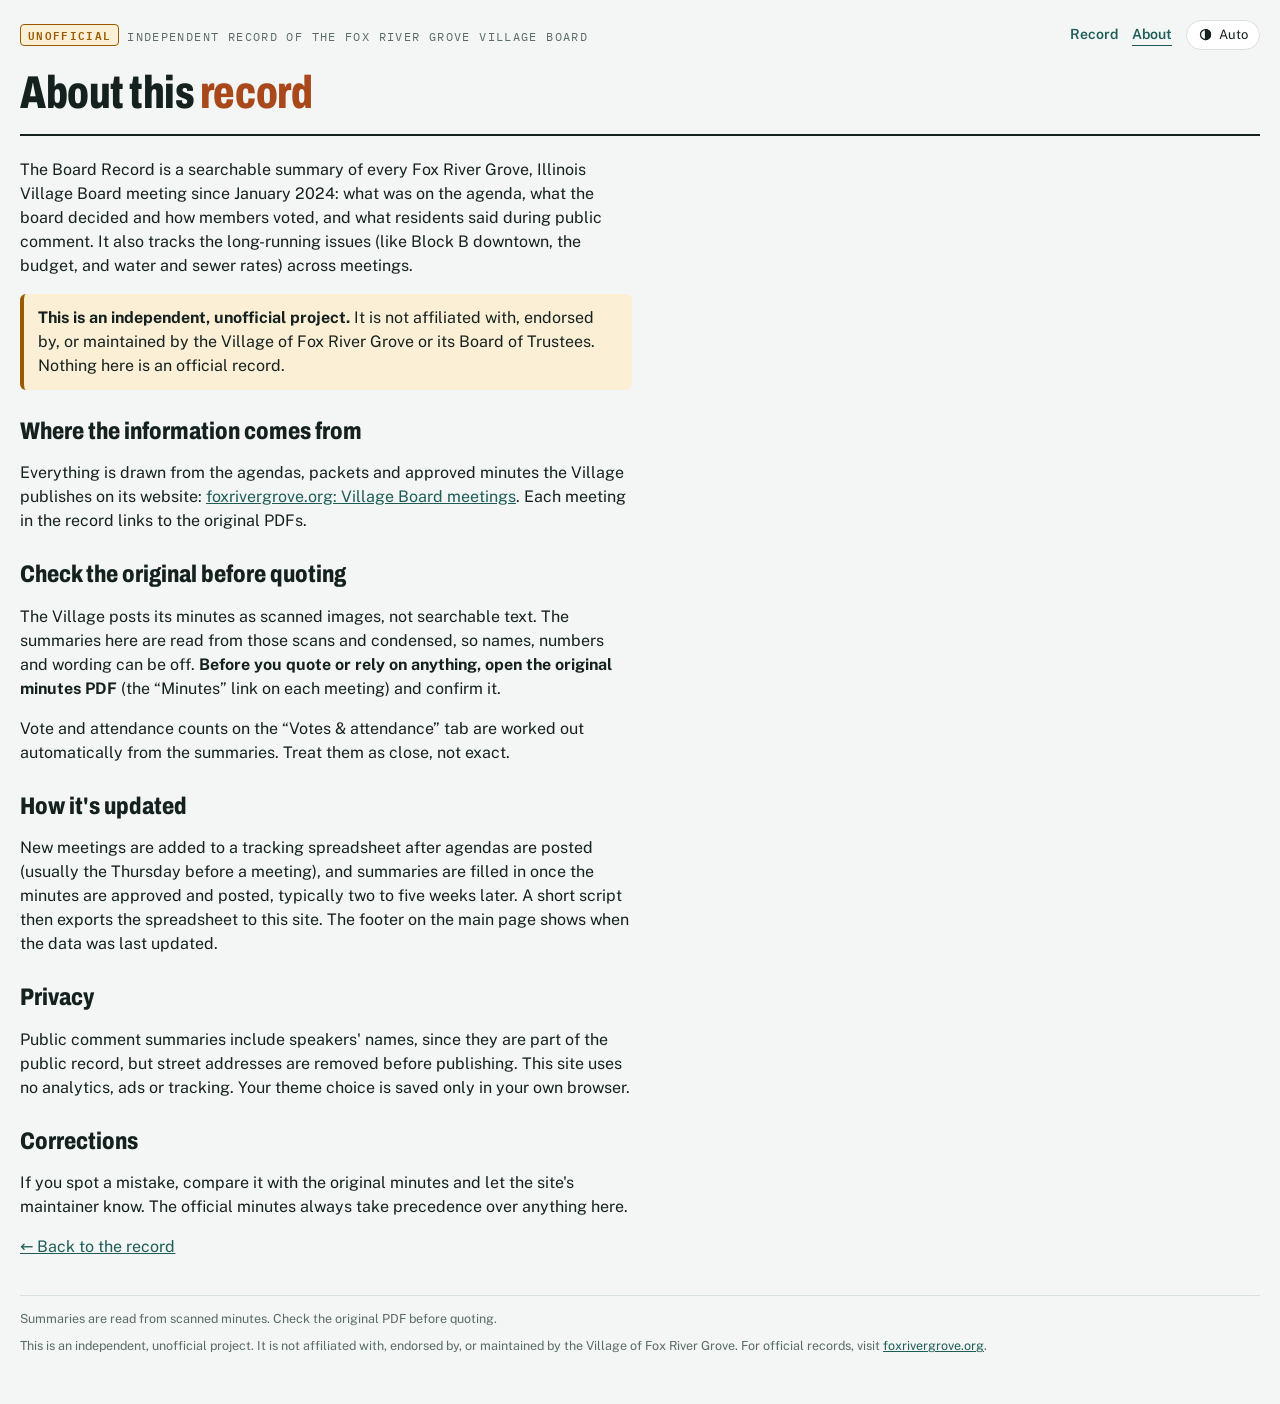
<file: about.html>
<!doctype html>
<html lang="en">
<head>
<meta charset="utf-8">
<meta name="viewport" content="width=device-width, initial-scale=1">
<title>About: Fox River Grove Board Record (Unofficial)</title>
<meta name="description" content="What the unofficial Fox River Grove Board Record is, where its data comes from, how it is updated, and why you should check the original minutes before quoting.">
<meta property="og:type" content="website">
<meta property="og:url" content="https://groundedbuilder.github.io/frg-board-record/about.html">
<link rel="canonical" href="https://groundedbuilder.github.io/frg-board-record/about.html">
<meta property="og:site_name" content="Fox River Grove Board Record (Unofficial)">
<meta property="og:title" content="About the Fox River Grove Board Record (Unofficial)">
<meta property="og:description" content="An independent, searchable summary of Fox River Grove Village Board meetings, built from the Village's published agendas and minutes.">
<meta name="twitter:card" content="summary">
<meta name="theme-color" content="#f3f6f5" media="(prefers-color-scheme: light)">
<meta name="theme-color" content="#0e1716" media="(prefers-color-scheme: dark)">
<link rel="icon" href="assets/favicon.svg" type="image/svg+xml">
<link rel="preconnect" href="https://fonts.googleapis.com">
<link rel="preconnect" href="https://fonts.gstatic.com" crossorigin>
<link rel="stylesheet" href="https://fonts.googleapis.com/css2?family=Archivo:wdth,wght@62..125,500..800&family=Public+Sans:ital,wght@0,400;0,500;0,600;0,700;1,400&family=IBM+Plex+Mono:wght@400;500;600&display=swap">
<link rel="stylesheet" href="assets/styles.css">
<script src="assets/theme.js"></script>
</head>
<body>
<a class="skip" href="#main">Skip to content</a>
<div class="wrap">
  <div class="topbar">
    <div class="eyebrow"><span class="badge">Unofficial</span>Independent record of the Fox River Grove Village Board</div>
    <nav class="topnav" aria-label="Site">
      <a href="./">Record</a>
      <a href="about.html" aria-current="page">About</a>
      <button class="themebtn" id="themebtn" type="button">Theme</button>
    </nav>
  </div>
  <header class="top">
    <div>
      <h1>About this <span>record</span></h1>
    </div>
  </header>

  <main id="main" class="prose" tabindex="-1">
    <p>The Board Record is a searchable summary of every Fox River Grove, Illinois Village Board meeting since January 2024: what was on the agenda, what the board decided and how members voted, and what residents said during public comment. It also tracks the long-running issues (like Block B downtown, the budget, and water and sewer rates) across meetings.</p>

    <p class="callout"><strong>This is an independent, unofficial project.</strong> It is not affiliated with, endorsed by, or maintained by the Village of Fox River Grove or its Board of Trustees. Nothing here is an official record.</p>

    <h2>Where the information comes from</h2>
    <p>Everything is drawn from the agendas, packets and approved minutes the Village publishes on its website:
      <a href="https://www.foxrivergrove.org/government/public_meetings/village_board.php" rel="noopener">foxrivergrove.org: Village Board meetings</a>.
      Each meeting in the record links to the original PDFs.</p>

    <h2>Check the original before quoting</h2>
    <p>The Village posts its minutes as scanned images, not searchable text. The summaries here are read from those scans and condensed, so names, numbers and wording can be off. <strong>Before you quote or rely on anything, open the original minutes PDF</strong> (the &ldquo;Minutes&rdquo; link on each meeting) and confirm it.</p>
    <p>Vote and attendance counts on the &ldquo;Votes &amp; attendance&rdquo; tab are worked out automatically from the summaries. Treat them as close, not exact.</p>

    <h2>How it's updated</h2>
    <p>New meetings are added to a tracking spreadsheet after agendas are posted (usually the Thursday before a meeting), and summaries are filled in once the minutes are approved and posted, typically two to five weeks later. A short script then exports the spreadsheet to this site. The footer on the main page shows when the data was last updated.</p>

    <h2>Privacy</h2>
    <p>Public comment summaries include speakers' names, since they are part of the public record, but street addresses are removed before publishing. This site uses no analytics, ads or tracking. Your theme choice is saved only in your own browser.</p>

    <h2>Corrections</h2>
    <p>If you spot a mistake, compare it with the original minutes and let the site's maintainer know. The official minutes always take precedence over anything here.</p>

    <p><a href="./">&larr; Back to the record</a></p>
  </main>

  <footer>
    <span>Summaries are read from scanned minutes. Check the original PDF before quoting.</span>
    <span class="indep">This is an independent, unofficial project. It is not affiliated with, endorsed by, or maintained by the Village of Fox River Grove. For official records, visit <a href="https://www.foxrivergrove.org/government/public_meetings/village_board.php" rel="noopener">foxrivergrove.org</a>.</span>
  </footer>
</div>
</body>
</html>
</file>
<file: assets/styles.css>
/* Layout: clerk's record book. Sticky filter rail on the left, a tabbed reading pane on the right (Meetings / Storylines / Topic map / Votes). Stacks on phones. */
:root{
  --bg:#f3f6f5; --panel:#ffffff; --ink:#15211f; --muted:#5a6b68; --line:#d8e1df; --soft:#e8eeec;
  --river:#1d5c57; --river-soft:#dcebe8; --fox:#a9491b; --fox-soft:#f6e3d8;
  --warn:#9a5b00; --warn-soft:#fbefd6; --ok:#2f6b3a; --ok-soft:#e1f0e3; --gray:#6b7a77;
  --mark:#ffe9a8;
  /* heatmap: darkest cell mixes this much accent into --soft (kept low enough for 4.5:1 text) */
  --heat-lo:18%; --heat-range:54%;
  --f-display:"Archivo","Arial Narrow",system-ui,sans-serif;
  --f-body:"Public Sans",system-ui,-apple-system,"Segoe UI",sans-serif;
  --f-mono:"IBM Plex Mono",ui-monospace,Menlo,Consolas,monospace;
  --r:10px;
}
@media (prefers-color-scheme:dark){:root:not([data-theme="light"]){
  --bg:#0e1716; --panel:#152120; --ink:#e4ecea; --muted:#9aaba8; --line:#283836; --soft:#1c2a28;
  --river:#7cc2b9; --river-soft:#1d3532; --fox:#ec8a55; --fox-soft:#3a2418;
  --warn:#f0b75a; --warn-soft:#3a2c12; --ok:#8fcf98; --ok-soft:#18301c; --gray:#7f8f8c; --mark:#5c4a12; --heat-lo:15%; --heat-range:40%; color-scheme:dark}}
:root[data-theme="dark"]{
  --bg:#0e1716; --panel:#152120; --ink:#e4ecea; --muted:#9aaba8; --line:#283836; --soft:#1c2a28;
  --river:#7cc2b9; --river-soft:#1d3532; --fox:#ec8a55; --fox-soft:#3a2418;
  --warn:#f0b75a; --warn-soft:#3a2c12; --ok:#8fcf98; --ok-soft:#18301c; --gray:#7f8f8c; --mark:#5c4a12; --heat-lo:15%; --heat-range:40%; color-scheme:dark}
*{box-sizing:border-box}
body{margin:0;background:var(--bg);color:var(--ink);font-family:var(--f-body);font-size:15px;line-height:1.5}
a{color:var(--river)}
button,input,select{font:inherit;color:inherit}
:focus-visible{outline:2px solid var(--fox);outline-offset:2px}
mark{background:var(--mark);color:inherit;border-radius:2px;padding:0 1px}
.wrap{max-width:1280px;margin:0 auto;padding-inline:20px;padding-block:20px 48px}
header.top{display:flex;flex-wrap:wrap;align-items:flex-end;justify-content:space-between;gap:16px 24px;padding-bottom:18px;border-bottom:2px solid var(--ink)}
.eyebrow{font-family:var(--f-mono);font-size:11.5px;letter-spacing:.12em;text-transform:uppercase;color:var(--muted)}
h1{font-family:var(--f-display);font-stretch:72%;font-weight:800;font-size:clamp(30px,5vw,46px);line-height:1;margin:6px 0 0;letter-spacing:-.01em;text-wrap:balance}
h1 span{color:var(--fox)}
h1 a{color:inherit;text-decoration:none}
.stats{display:flex;flex-wrap:wrap;gap:6px 22px}
.stat{display:flex;flex-direction:column;min-width:0}
.stat b{font-family:var(--f-display);font-stretch:80%;font-size:26px;font-weight:700;line-height:1.1;font-variant-numeric:tabular-nums}
.stat small{font-size:11.5px;color:var(--muted);letter-spacing:.04em}
.layout{display:grid;grid-template-columns:260px minmax(0,1fr);gap:28px;margin-top:22px;align-items:start}
aside.rail{position:sticky;top:calc(env(safe-area-inset-top,0px) + 12px);display:flex;flex-direction:column;gap:18px;max-height:calc(100vh - 24px);overflow:auto;padding-right:4px}
.rail h3{font-family:var(--f-mono);font-size:11px;letter-spacing:.12em;text-transform:uppercase;color:var(--muted);margin:0 0 8px;font-weight:500}
.search{position:relative}
.search input{width:100%;padding:10px 12px 10px 34px;border:1px solid var(--line);border-radius:8px;background:var(--panel)}
.search svg{position:absolute;left:11px;top:50%;transform:translateY(-50%);width:15px;height:15px;stroke:var(--muted);fill:none}
.chips{display:flex;flex-wrap:wrap;gap:6px}
.chip{border:1px solid var(--line);background:var(--panel);border-radius:999px;padding:3px 10px;font-size:12.5px;cursor:pointer;line-height:1.5;display:inline-flex;gap:6px;align-items:center}
.chip:hover{border-color:var(--river)}
.chip[aria-pressed="true"]{background:var(--river);border-color:var(--river);color:var(--bg)}
.chip .n{font-family:var(--f-mono);font-size:11px;opacity:.85}
.toggle{display:flex;align-items:center;gap:8px;font-size:13.5px;cursor:pointer}
.toggle input{accent-color:var(--fox);width:16px;height:16px}
.linkbtn{background:none;border:0;padding:0;color:var(--river);cursor:pointer;font-size:13px;text-decoration:underline}
.tabs{display:flex;gap:4px;border-bottom:1px solid var(--line);margin-bottom:16px;overflow-x:auto}
.tab{background:none;border:0;border-bottom:3px solid transparent;padding:10px 14px 9px;cursor:pointer;font-family:var(--f-display);font-stretch:85%;font-weight:700;font-size:16px;color:var(--muted);white-space:nowrap}
.tab:hover{color:var(--ink)}
.tab[aria-selected="true"]{color:var(--ink);border-bottom-color:var(--fox)}
.tab:focus-visible{outline-offset:-2px;border-radius:4px 4px 0 0}
.resultbar{display:flex;flex-wrap:wrap;align-items:center;justify-content:space-between;gap:8px;margin-bottom:12px;font-size:13.5px;color:var(--muted)}
.resultbar select{border:1px solid var(--line);background:var(--panel);border-radius:6px;padding:4px 8px}
.active-filters{display:flex;flex-wrap:wrap;gap:6px;align-items:center}
.yearhead{font-family:var(--f-display);font-stretch:70%;font-weight:800;font-size:28px;margin:22px 0 8px;display:flex;align-items:baseline;gap:10px}
.yearhead small{font-family:var(--f-mono);font-size:12px;font-weight:400;color:var(--muted)}
.list{display:flex;flex-direction:column;gap:10px}
.mtg{display:grid;grid-template-columns:72px minmax(0,1fr);gap:16px;background:var(--panel);border:1px solid var(--line);border-radius:var(--r);padding:14px 16px}
.mtg.cancelled{background:transparent;border-style:dashed;padding-block:8px}
.datebox{text-align:center;border-right:1px solid var(--soft);padding-right:12px}
.datebox .m{font-family:var(--f-mono);font-size:11.5px;letter-spacing:.1em;text-transform:uppercase;color:var(--fox)}
.datebox .d{font-family:var(--f-display);font-stretch:75%;font-weight:800;font-size:30px;line-height:1}
.datebox .y{font-family:var(--f-mono);font-size:11px;color:var(--muted)}
.mtg.cancelled .datebox .d{font-size:20px;color:var(--muted)}
.mhead{display:flex;flex-wrap:wrap;gap:6px;align-items:center;margin-bottom:6px}
.pill{font-family:var(--f-mono);font-size:11px;letter-spacing:.04em;padding:2px 8px;border-radius:4px;background:var(--soft);color:var(--muted);text-transform:uppercase}
.pill.special{background:var(--river-soft);color:var(--river)}
.pill.split{background:var(--fox-soft);color:var(--fox)}
.pill.pending{background:var(--warn-soft);color:var(--warn)}
.pill.cancel{background:transparent;border:1px dashed var(--gray);color:var(--muted)}
.sec{margin-top:8px;min-width:0}
.sec h4{margin:0 0 2px;font-family:var(--f-mono);font-weight:500;font-size:11px;letter-spacing:.1em;text-transform:uppercase;color:var(--muted)}
.sec p{margin:0;max-width:78ch;overflow-wrap:anywhere}
details.sec summary{cursor:pointer;font-family:var(--f-mono);font-size:11px;letter-spacing:.1em;text-transform:uppercase;color:var(--muted);list-style:none}
details.sec summary::-webkit-details-marker{display:none}
details.sec summary::before{content:"+ ";color:var(--river)}
details.sec[open] summary::before{content:"\2212 "}
details.sec[open] summary{margin-bottom:2px}
.mfoot{display:flex;flex-wrap:wrap;justify-content:space-between;gap:8px 16px;margin-top:10px;align-items:center}
.tags{display:flex;flex-wrap:wrap;gap:5px}
.tag{font-size:12px;border:0;background:var(--river-soft);color:var(--river);padding:2px 8px;border-radius:4px;cursor:pointer}
.tag:hover{text-decoration:underline}
.docs{display:flex;gap:12px;font-size:13px}
.docs a{font-weight:600;text-decoration:none;border-bottom:1px solid currentColor}
.dissent{font-size:12.5px;color:var(--fox)}
.empty{padding:40px 16px;text-align:center;color:var(--muted);border:1px dashed var(--line);border-radius:var(--r)}
/* storylines */
.stories{display:grid;grid-template-columns:repeat(auto-fill,minmax(min(100%,420px),1fr));gap:14px}
.story{background:var(--panel);border:1px solid var(--line);border-radius:var(--r);padding:16px 18px;display:flex;flex-direction:column;gap:10px;min-width:0}
.story h3{font-family:var(--f-display);font-stretch:80%;font-weight:800;font-size:21px;margin:0;line-height:1.15;text-wrap:balance}
.story .what{color:var(--muted);margin:0;font-size:14px}
.tl{border-left:2px solid var(--river-soft);margin-left:4px;padding-left:14px;display:flex;flex-direction:column;gap:8px}
.tl .yr{font-family:var(--f-mono);font-size:12px;font-weight:600;color:var(--river);position:relative}
.tl .yr::before{content:"";position:absolute;left:-20px;top:5px;width:10px;height:10px;border-radius:50%;background:var(--river)}
.tl ul{margin:2px 0 0;padding-left:16px;font-size:14px}
.tl li{margin:2px 0}
.open{background:var(--warn-soft);color:var(--ink);border-radius:6px;padding:8px 10px;font-size:13.5px}
.open b{font-family:var(--f-mono);font-size:11px;letter-spacing:.08em;text-transform:uppercase;color:var(--warn);display:block}
.story .more{align-self:flex-start}
/* heatmap */
.heatwrap{overflow-x:auto;background:var(--panel);border:1px solid var(--line);border-radius:var(--r);padding:14px}
table.heat{border-collapse:separate;border-spacing:3px;font-size:12.5px}
table.heat th{font-weight:500;color:var(--muted);font-family:var(--f-mono);font-size:11px;white-space:nowrap}
table.heat th.row{text-align:right;padding-right:8px;font-family:var(--f-body);font-size:13px;color:var(--ink)}
table.heat td{width:30px;height:26px;border-radius:4px;text-align:center;font-family:var(--f-mono);font-size:11px;cursor:pointer;background:var(--soft);color:transparent}
table.heat td.has{color:var(--ink)}
table.heat td.has{background:color-mix(in srgb, var(--fox) calc(var(--heat-lo) + var(--heat-range) * var(--h, 0)), var(--soft))}
table.heat td.has:hover{outline:2px solid var(--fox)}
table.heat td:not(.has){cursor:default}
table.heat td:focus-visible{outline:3px solid var(--ink);outline-offset:1px}
.legend i{background:color-mix(in srgb, var(--fox) calc(var(--heat-lo) + var(--heat-range) * var(--h, 0)), var(--soft))}
.legend{display:flex;gap:8px;align-items:center;font-size:12px;color:var(--muted);margin-top:10px;flex-wrap:wrap}
.legend i{display:inline-block;width:18px;height:12px;border-radius:3px}
/* votes */
.votegrid{display:grid;grid-template-columns:repeat(auto-fit,minmax(min(100%,340px),1fr));gap:14px}
.card{background:var(--panel);border:1px solid var(--line);border-radius:var(--r);padding:16px 18px;min-width:0}
.card h3{font-family:var(--f-display);font-stretch:80%;font-weight:800;font-size:19px;margin:0 0 4px}
.card .sub{font-size:13px;color:var(--muted);margin:0 0 12px}
.bar{display:grid;grid-template-columns:96px minmax(0,1fr) 30px;gap:10px;align-items:center;font-size:13.5px;margin:6px 0;cursor:pointer;background:none;border:0;width:100%;text-align:left;padding:2px 0}
.bar:hover .fill{filter:brightness(1.1)}
.bar .track{height:14px;background:var(--soft);border-radius:3px;overflow:hidden}
.bar .fill{height:100%;background:var(--fox);border-radius:3px}
.bar.abs .fill{background:var(--gray)}
.bar .num{font-family:var(--f-mono);font-variant-numeric:tabular-nums;text-align:right}
.roster{display:flex;flex-direction:column;gap:6px;font-size:14px}
.roster div{display:flex;gap:10px}
.roster b{font-family:var(--f-mono);font-size:12px;color:var(--muted);font-weight:500;min-width:44px}
.note{font-size:12.5px;color:var(--muted);margin-top:10px}
footer{margin-top:36px;padding-top:14px;border-top:1px solid var(--line);font-size:12.5px;color:var(--muted);display:flex;flex-wrap:wrap;gap:8px 20px;justify-content:space-between}
.railtoggle{display:none}
@media (max-width:860px){
  .layout{grid-template-columns:minmax(0,1fr)}
  aside.rail{position:static;max-height:none;overflow:visible}
  .railtoggle{display:inline-flex}
  aside.rail.collapsed .collapsible{display:none}
}
@media (max-width:520px){
  .mtg{grid-template-columns:minmax(0,1fr);gap:6px}
  .datebox{display:flex;gap:8px;align-items:baseline;border-right:0;padding-right:0;text-align:left}
  .datebox .d{font-size:22px}
  .bar{grid-template-columns:80px minmax(0,1fr) 26px}
  .tabs{gap:0}
  .tab{padding:10px 8px 9px;font-size:15px}
  .tab .long{display:none}
}
@media (prefers-reduced-motion:no-preference){.mtg,.story{transition:border-color .15s}.mtg:hover{border-color:var(--river)}}

/* --- site additions (header nav, unofficial badge, theme toggle, loading/error, about page) --- */
.skip{position:absolute;left:12px;top:-60px;background:var(--panel);color:var(--ink);border:2px solid var(--fox);border-radius:8px;padding:8px 12px;z-index:10}
.skip:focus{top:12px}
.sr-only{position:absolute;width:1px;height:1px;padding:0;margin:-1px;overflow:hidden;clip:rect(0,0,0,0);white-space:nowrap;border:0}
.topbar{display:flex;flex-wrap:wrap;align-items:center;justify-content:space-between;gap:8px 16px;margin-bottom:14px}
.badge{display:inline-block;font-family:var(--f-mono);font-size:11px;font-weight:600;letter-spacing:.12em;text-transform:uppercase;color:var(--warn);background:var(--warn-soft);border:1px solid currentColor;border-radius:4px;padding:2px 7px;margin-right:8px;vertical-align:1px}
.topnav{display:flex;align-items:center;gap:6px 14px;font-size:14px}
.topnav a{font-weight:600;text-decoration:none;border-bottom:1px solid transparent}
.topnav a:hover,.topnav a[aria-current="page"]{border-bottom-color:currentColor}
.themebtn{display:inline-flex;align-items:center;gap:6px;border:1px solid var(--line);background:var(--panel);border-radius:999px;padding:4px 11px;font-size:13px;cursor:pointer}
.themebtn:hover{border-color:var(--river)}
.themebtn svg{width:15px;height:15px;stroke:currentColor;fill:none;stroke-width:2}
.status{padding:40px 16px;text-align:center;color:var(--muted);border:1px dashed var(--line);border-radius:var(--r)}
.status.error{color:var(--ink);border-color:var(--fox);border-style:solid;background:var(--fox-soft);text-align:left;max-width:640px;margin:0 auto}
.status.error h2{font-family:var(--f-display);font-stretch:80%;font-weight:800;font-size:22px;margin:0 0 6px}
.status.error p{margin:0 0 10px}
.btn{border:1px solid var(--river);background:var(--river);color:var(--bg);border-radius:8px;padding:7px 14px;font-weight:600;cursor:pointer}
.spinner{display:inline-block;width:14px;height:14px;border:2px solid var(--line);border-top-color:var(--river);border-radius:50%;vertical-align:-2px;margin-right:8px}
@media (prefers-reduced-motion:no-preference){.spinner{animation:spin .8s linear infinite}}
@keyframes spin{to{transform:rotate(360deg)}}
footer .indep{flex-basis:100%}
footer a{color:var(--river)}
/* about page */
.prose{max-width:68ch;margin-top:22px}
.prose h2{font-family:var(--f-display);font-stretch:80%;font-weight:800;font-size:24px;margin:28px 0 6px;line-height:1.15}
.prose p,.prose li{font-size:16px}
.prose .callout{background:var(--warn-soft);border-left:4px solid var(--warn);border-radius:6px;padding:12px 14px}
.prose code{font-family:var(--f-mono);font-size:.9em;background:var(--soft);padding:1px 5px;border-radius:4px}
main:focus{outline:none}
.is-loading #filters,.is-loading .railtoggle{visibility:hidden}
.bar.zero{cursor:default}
.bar.zero:hover .fill{filter:none}
</file>
